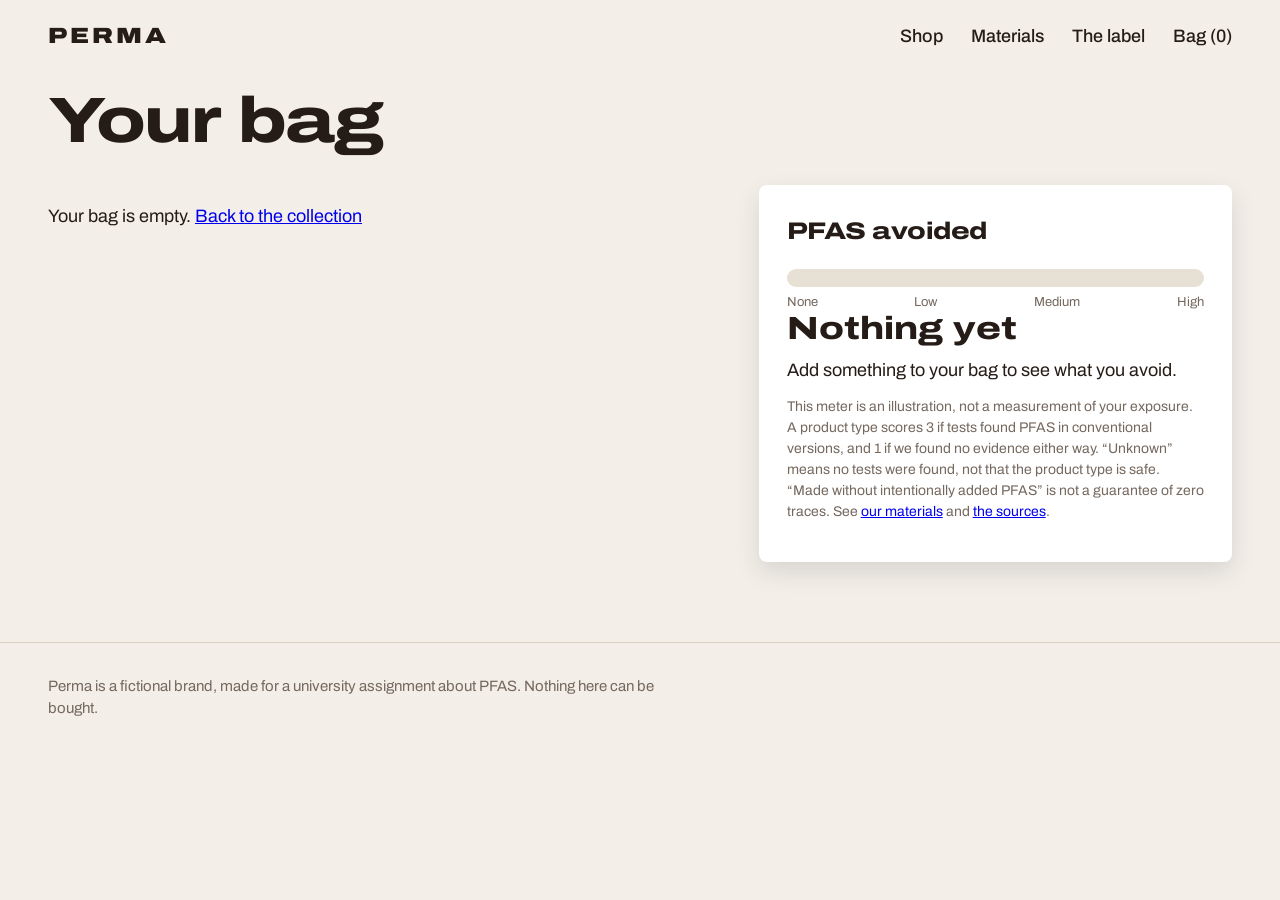
<file: docs/bag.html>
<!doctype html>
<html lang="en">
<head>
  <meta charset="utf-8">
  <meta name="viewport" content="width=device-width, initial-scale=1">
  <title>Your bag - Perma</title>
  <link href="https://fonts.googleapis.com/css2?family=Archivo:wdth,wght@62..125,100..900&display=swap" rel="stylesheet">
  <link rel="stylesheet" href="css/style.css">
  <link rel="stylesheet" href="css/avoid.css">
</head>
<body>

<header>
  <a class="logo" href="index.html">PERMA</a>
  <nav>
    <a href="index.html#collection">Shop</a>
    <a href="materials.html">Materials</a>
    <a href="learn.html">The label</a>
    <a href="bag.html" aria-current="page">Bag (<span data-bag-count>0</span>)</a>
  </nav>
</header>

<main class="bag-page">
  <h1>Your bag</h1>
  <div class="bag-layout">
    <div id="lines"></div>
    <aside id="meter" class="meter-card"></aside>
  </div>
</main>

<footer>
  <p>Perma is a fictional brand, made for a university assignment about PFAS. Nothing here can be bought.</p>
</footer>

<script src="js/art.js"></script>
<script src="js/bag.js"></script>
<script src="js/avoid.js"></script>
<script>
  const MAX = 12;
  let products = [];

  function levelFor(score) {
    if (score === 0) {
      return { key: 'none', name: 'Nothing yet',
        text: 'Add something to your bag to see what you avoid.' };
    }
    if (score <= 3) {
      return { key: 'low', name: 'Low',
        text: 'You avoid a few product types where PFAS are common or still unknown. Everything in your bag is made without intentionally added PFAS, so those finishes stay out of your wardrobe and your washing machine.' };
    }
    if (score <= 8) {
      return { key: 'medium', name: 'Medium',
        text: 'Several items in your bag are product types where tests found PFAS. Finishes like these wear off in the wash, and wastewater plants can’t break PFAS down, so they end up in rivers, seas and groundwater. Yours won’t add to that.' };
    }
    return { key: 'high', name: 'High',
      text: 'Most of your bag is product types where PFAS are common. That is a lot of finish that never enters your wardrobe, your washing machine or the wastewater. PFAS have been found in drinking water sources, wildlife and people’s blood worldwide, and some are linked to health effects. The worry is the build-up across many products and many people.' };
  }

  function render() {
    const items = Bag.read();
    const lines = document.getElementById('lines');
    const meter = document.getElementById('meter');

    let total = 0;
    let score = 0;
    const evidence = { strong: 0, moderate: 0, weak: 0 };

    if (items.length === 0) {
      lines.innerHTML = '<p>Your bag is empty. <a href="index.html#collection">Back to the collection</a></p>';
    } else {
      lines.innerHTML = items.map((it, i) => {
        const p = products.find(x => x.id === it.id);
        if (!p) return '';

        const color = p.colors?.find(c => c.id === it.colorId) || p.colors?.[0];
        const image = color?.image || p.views?.[0]?.image;
        const a = avoidFor(p.id);

        total += p.price;
        score += LEVELS[a.level].points;
        evidence[a.evidence]++;

        return `
          <article class="line">
            <div class="thumb">${garment(p.id, image)}</div>
            <div class="line-info">
              <h3>${p.name}</h3>
              <p class="category">${p.category}${color ? ' · ' + color.name : ''}</p>
              <p class="avoid-line"><strong>You avoid:</strong> ${a.avoid}</p>
              <p class="avoid-line"><span class="chip ${a.level}">Level: ${LEVELS[a.level].name}</span> ${evBadge(a)}</p>
              <div class="line-actions">
                <button type="button" class="link" data-act="remove" data-i="${i}">Remove</button>
              </div>
            </div>
            <p class="price">€${p.price}</p>
          </article>`;
      }).join('') + `<div class="total"><span>Total</span><span>€${total}</span></div>`;
    }

    const lv = levelFor(score);
    const pct = Math.min(score / MAX, 1) * 100;

    meter.innerHTML = `
      <h2>PFAS avoided</h2>
      <div class="gauge" data-level="${lv.key}"><div class="gauge-fill"></div></div>
      <div class="gauge-scale"><span>None</span><span>Low</span><span>Medium</span><span>High</span></div>
      <p class="level">${lv.name}</p>
      <p>${lv.text}</p>
      ${items.length ? `<p class="evidence-count">Evidence behind this score: ${evidence.strong} strong, ${evidence.moderate} moderate, ${evidence.weak} weak.</p>` : ''}
      <p class="fine">This meter is an illustration, not a measurement of your exposure. A product type scores 3 if tests found PFAS in conventional versions, and 1 if we found no evidence either way. “Unknown” means no tests were found, not that the product type is safe. “${CLAIM}” is not a guarantee of zero traces. See <a href="materials.html">our materials</a> and <a href="learn.html#sources">the sources</a>.</p>
    `;

    requestAnimationFrame(() => requestAnimationFrame(() => {
      meter.querySelector('.gauge-fill').style.width = pct + '%';
    }));
  }

  document.getElementById('lines').addEventListener('click', e => {
    const b = e.target.closest('button[data-act]');
    if (!b) return;
    if (b.dataset.act === 'remove') Bag.remove(Number(b.dataset.i));
    updateBagCount();
    render();
  });

  fetch('products.json')
          .then(r => r.json())
          .then(data => { products = data; render(); });
</script>

</body>
</html>
</file>
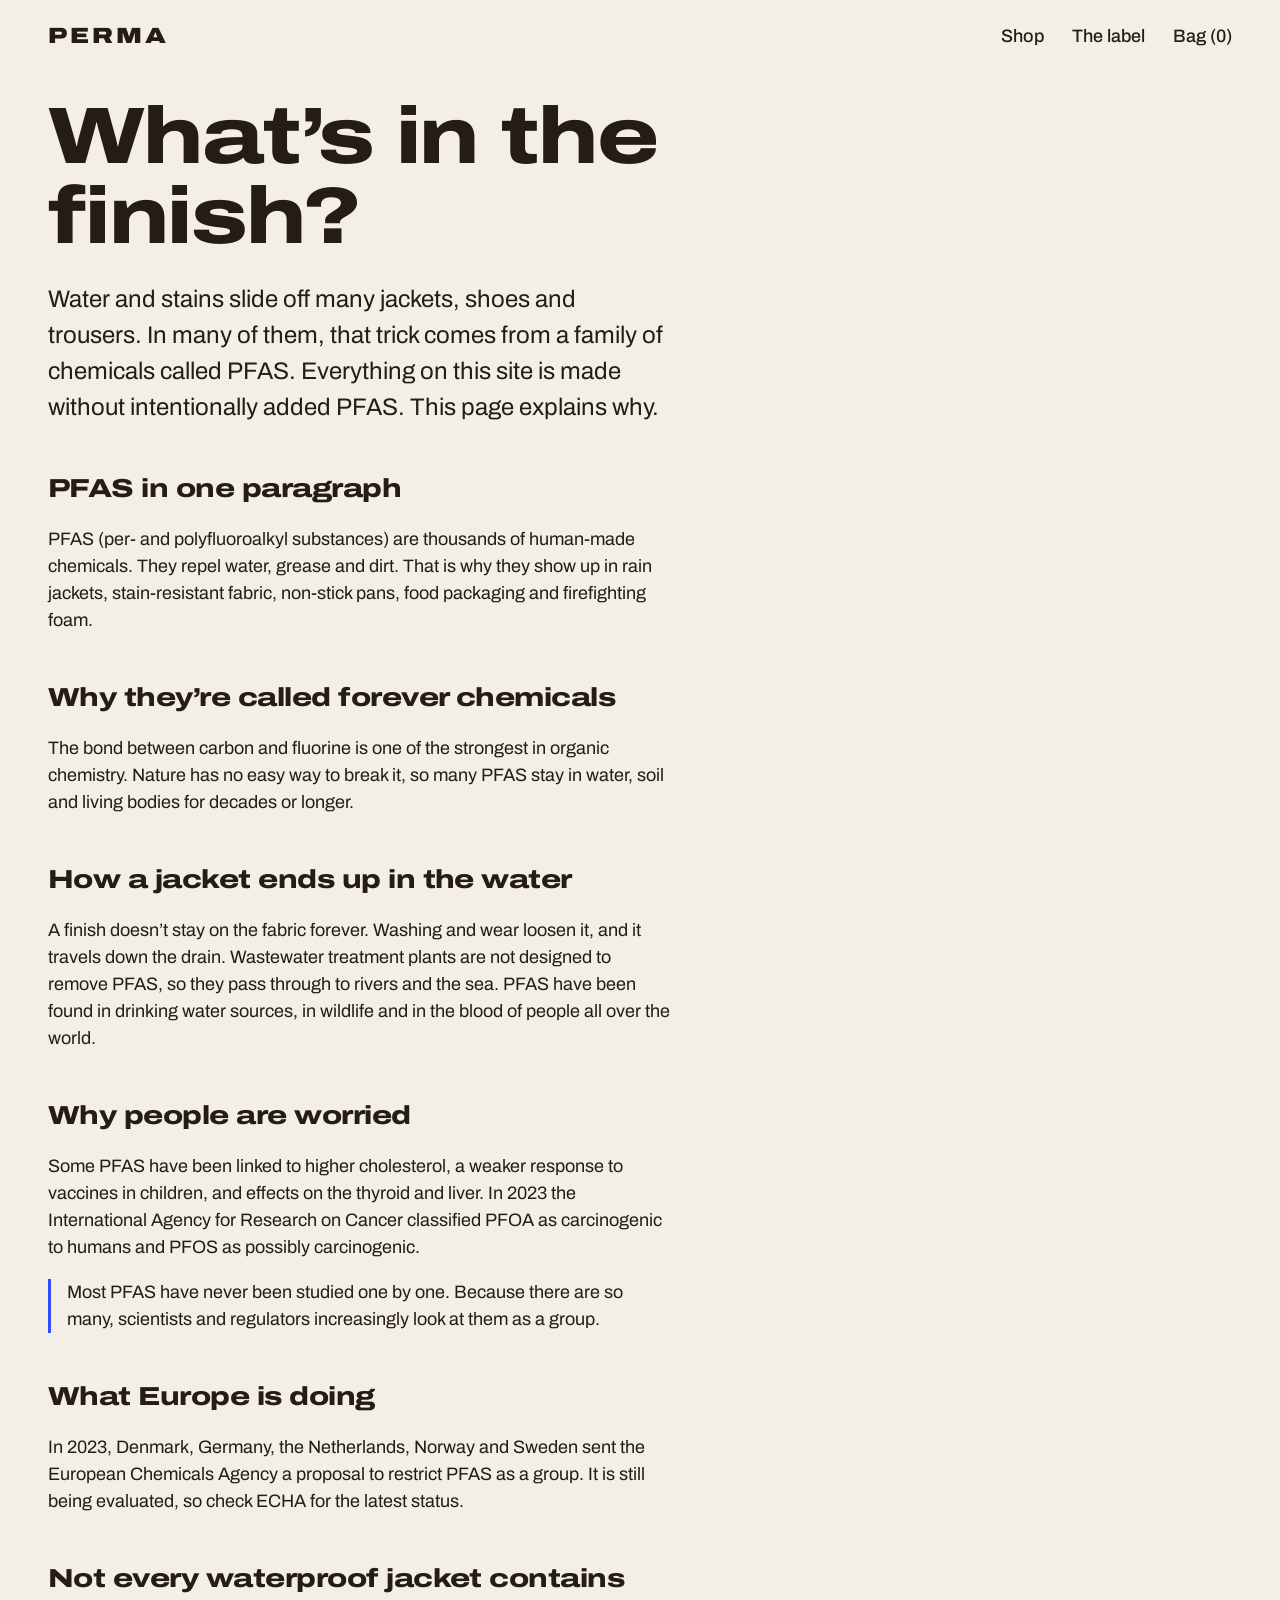
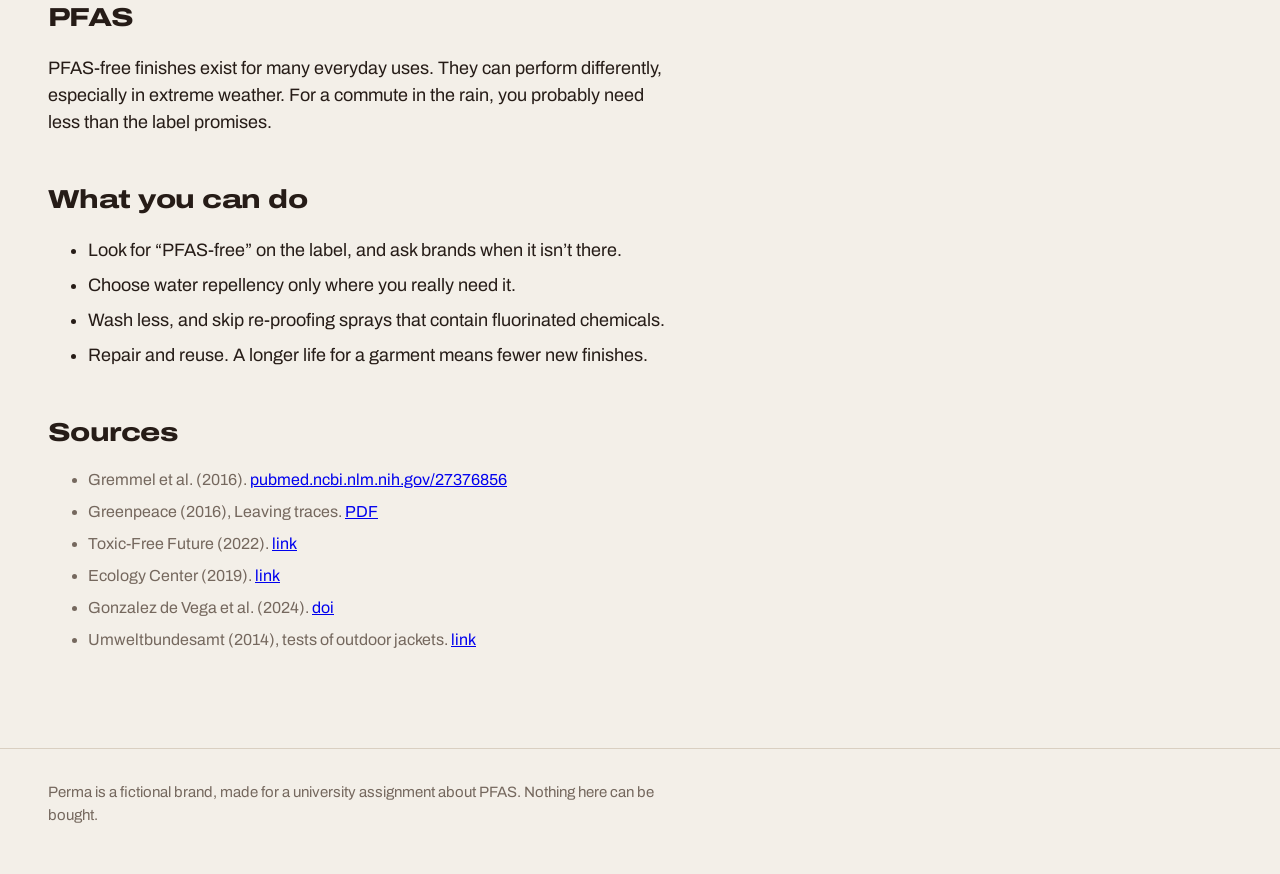
<file: docs/learn.html>
<!doctype html>
<html lang="en">
<head>
    <meta charset="utf-8">
    <meta name="viewport" content="width=device-width, initial-scale=1">
    <title>The label - Perma</title>
    <link href="https://fonts.googleapis.com/css2?family=Archivo:wdth,wght@62..125,100..900&display=swap" rel="stylesheet">
    <link rel="stylesheet" href="css/style.css">
</head>
<body>

<header>
    <a class="logo" href="index.html">PERMA</a>
    <nav>
        <a href="index.html#collection">Shop</a>
        <a href="learn.html">The label</a>
        <a href="bag.html">Bag (<span data-bag-count>0</span>)</a>
    </nav>
</header>

<main class="prose">
    <h1>What’s in the finish?</h1>
    <p class="intro">Water and stains slide off many jackets, shoes and trousers. In many of them, that trick comes from a family of chemicals called PFAS. Everything on this site is made without intentionally added PFAS. This page explains why.</p>

    <h2>PFAS in one paragraph</h2>
    <p>PFAS (per- and polyfluoroalkyl substances) are thousands of human-made chemicals. They repel water, grease and dirt. That is why they show up in rain jackets, stain-resistant fabric, non-stick pans, food packaging and firefighting foam.</p>

    <h2>Why they’re called forever chemicals</h2>
    <p>The bond between carbon and fluorine is one of the strongest in organic chemistry. Nature has no easy way to break it, so many PFAS stay in water, soil and living bodies for decades or longer.</p>

    <h2>How a jacket ends up in the water</h2>
    <p>A finish doesn’t stay on the fabric forever. Washing and wear loosen it, and it travels down the drain. Wastewater treatment plants are not designed to remove PFAS, so they pass through to rivers and the sea. PFAS have been found in drinking water sources, in wildlife and in the blood of people all over the world.</p>

    <h2>Why people are worried</h2>
    <p>Some PFAS have been linked to higher cholesterol, a weaker response to vaccines in children, and effects on the thyroid and liver. In 2023 the International Agency for Research on Cancer classified PFOA as carcinogenic to humans and PFOS as possibly carcinogenic.</p>
    <p class="note">Most PFAS have never been studied one by one. Because there are so many, scientists and regulators increasingly look at them as a group.</p>

    <h2>What Europe is doing</h2>
    <p>In 2023, Denmark, Germany, the Netherlands, Norway and Sweden sent the European Chemicals Agency a proposal to restrict PFAS as a group. It is still being evaluated, so check ECHA for the latest status.</p>

    <h2>Not every waterproof jacket contains PFAS</h2>
    <p>PFAS-free finishes exist for many everyday uses. They can perform differently, especially in extreme weather. For a commute in the rain, you probably need less than the label promises.</p>

    <h2>What you can do</h2>
    <ul>
        <li>Look for “PFAS-free” on the label, and ask brands when it isn’t there.</li>
        <li>Choose water repellency only where you really need it.</li>
        <li>Wash less, and skip re-proofing sprays that contain fluorinated chemicals.</li>
        <li>Repair and reuse. A longer life for a garment means fewer new finishes.</li>
    </ul>

    <h2>Sources</h2>
    <ul class="sources">
        <li>Gremmel et al. (2016). <a href="https://pubmed.ncbi.nlm.nih.gov/27376856/">pubmed.ncbi.nlm.nih.gov/27376856</a></li>
        <li>Greenpeace (2016), Leaving traces. <a href="https://www.greenpeace.org/static/planet4-international-stateless/2016/01/5db6f1ce-leaving-traces-technical-report.pdf">PDF</a></li>
        <li>Toxic-Free Future (2022). <a href="https://toxicfreefuture.org/research/pfas-in-stain-water-resistant-products-study/results/">link</a></li>
        <li>Ecology Center (2019). <a href="https://ecocenter.org/our-work/healthy-stuff-lab/reports/wolverine-worldwide-shoes-pfas-results">link</a></li>
        <li>Gonzalez de Vega et al. (2024). <a href="https://doi.org/10.1016/j.aca.2024.342754">doi</a></li>
        <li>Umweltbundesamt (2014), tests of outdoor jackets. <a href="https://www.umweltbundesamt.de/en/press/pressinformation/uba-tests-outdoor-jackets-weather-proofing-is">link</a></li>
    </ul>
</main>

<footer>
    <p>Perma is a fictional brand, made for a university assignment about PFAS. Nothing here can be bought.</p>
</footer>
<script src="js/bag.js"></script>
</body>
</html>
</file>
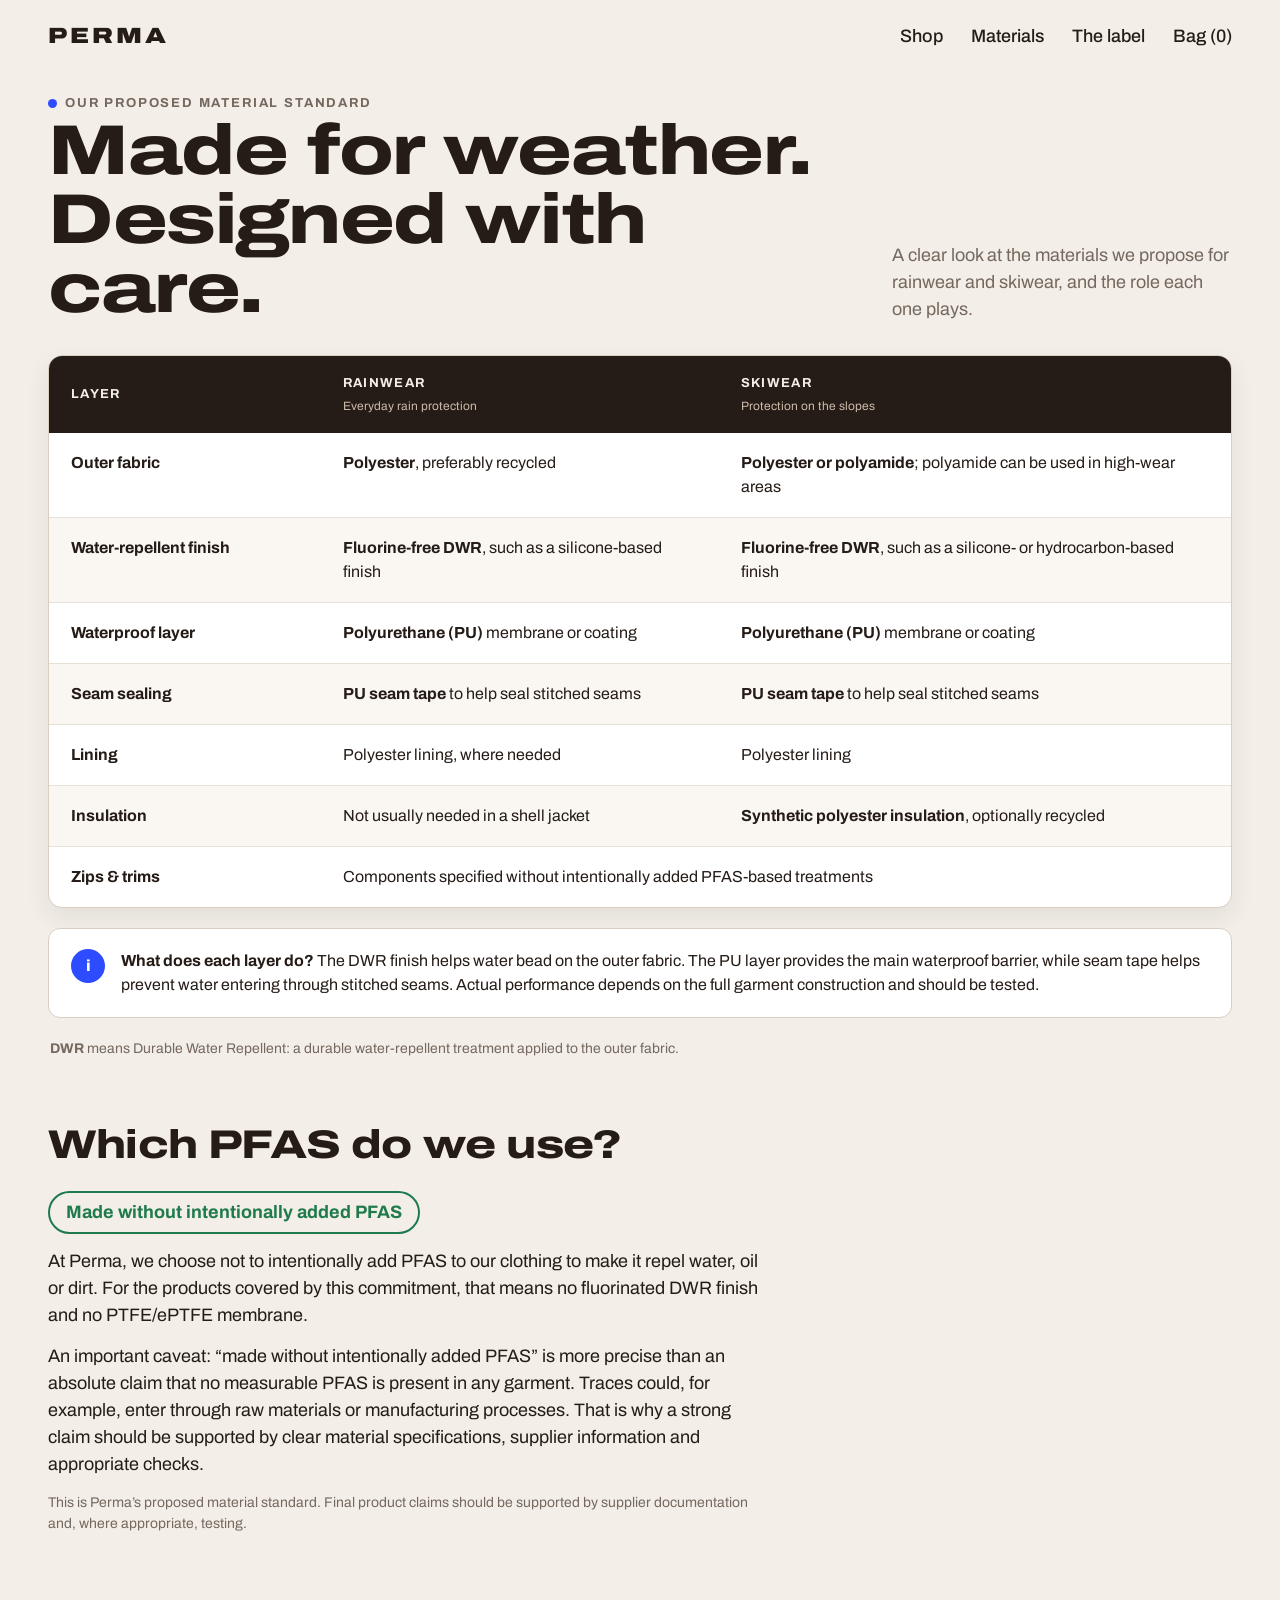
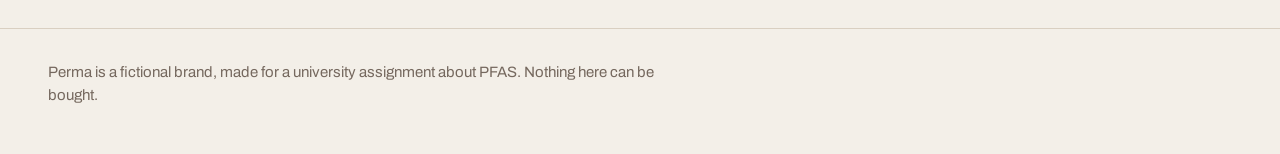
<file: docs/materials.html>
<!doctype html>
<html lang="en">
<head>
  <meta charset="utf-8">
  <meta name="viewport" content="width=device-width, initial-scale=1">
  <title>Our materials - Perma</title>
  <link href="https://fonts.googleapis.com/css2?family=Archivo:wdth,wght@62..125,100..900&display=swap" rel="stylesheet">
  <link rel="stylesheet" href="css/style.css">
  <link rel="stylesheet" href="css/avoid.css">
</head>
<body>

<header>
  <a class="logo" href="index.html">PERMA</a>
  <nav>
    <a href="index.html#collection">Shop</a>
    <a href="materials.html" aria-current="page">Materials</a>
    <a href="learn.html">The label</a>
    <a href="bag.html">Bag (<span data-bag-count>0</span>)</a>
  </nav>
</header>

<main class="materials" aria-labelledby="materials-title">

  <div class="mat-intro">
    <div>
      <p class="eyebrow">Our proposed material standard</p>
      <h1 id="materials-title">Made for weather.<br>Designed with care.</h1>
    </div>
    <p>A clear look at the materials we propose for rainwear and skiwear, and the role each one plays.</p>
  </div>

  <div class="mat-card">
    <div class="mat-scroll" role="region" aria-label="Perma rainwear and skiwear materials table" tabindex="0">
      <table>
        <thead>
        <tr>
          <th scope="col">Layer</th>
          <th scope="col">Rainwear<span class="season">Everyday rain protection</span></th>
          <th scope="col">Skiwear<span class="season">Protection on the slopes</span></th>
        </tr>
        </thead>
        <tbody>
        <tr>
          <th scope="row">Outer fabric</th>
          <td><span class="hl">Polyester</span>, preferably recycled</td>
          <td><span class="hl">Polyester or polyamide</span>; polyamide can be used in high-wear areas</td>
        </tr>
        <tr>
          <th scope="row">Water-repellent finish</th>
          <td><span class="hl">Fluorine-free DWR</span>, such as a silicone-based finish</td>
          <td><span class="hl">Fluorine-free DWR</span>, such as a silicone- or hydrocarbon-based finish</td>
        </tr>
        <tr>
          <th scope="row">Waterproof layer</th>
          <td><span class="hl">Polyurethane (PU)</span> membrane or coating</td>
          <td><span class="hl">Polyurethane (PU)</span> membrane or coating</td>
        </tr>
        <tr>
          <th scope="row">Seam sealing</th>
          <td><span class="hl">PU seam tape</span> to help seal stitched seams</td>
          <td><span class="hl">PU seam tape</span> to help seal stitched seams</td>
        </tr>
        <tr>
          <th scope="row">Lining</th>
          <td>Polyester lining, where needed</td>
          <td>Polyester lining</td>
        </tr>
        <tr>
          <th scope="row">Insulation</th>
          <td>Not usually needed in a shell jacket</td>
          <td><span class="hl">Synthetic polyester insulation</span>, optionally recycled</td>
        </tr>
        <tr>
          <th scope="row">Zips &amp; trims</th>
          <td colspan="2">Components specified without intentionally added PFAS-based treatments</td>
        </tr>
        </tbody>
      </table>
    </div>
  </div>

  <div class="mat-note">
    <div class="mat-icon" aria-hidden="true">i</div>
    <p><strong>What does each layer do?</strong> The DWR finish helps water bead on the outer fabric. The PU layer provides the main waterproof barrier, while seam tape helps prevent water entering through stitched seams. Actual performance depends on the full garment construction and should be tested.</p>
  </div>

  <p class="mat-foot">
    <strong>DWR</strong> means Durable Water Repellent: a durable water-repellent treatment applied to the outer fabric.
  </p>

  <section class="mat-claim" aria-labelledby="claim-title">
    <h2 id="claim-title">Which PFAS do we use?</h2>
    <p><span class="badge-big">Made without intentionally added PFAS</span></p>
    <p>At Perma, we choose not to intentionally add PFAS to our clothing to make it repel water, oil or dirt. For the products covered by this commitment, that means no fluorinated DWR finish and no PTFE/ePTFE membrane.</p>
    <p>An important caveat: “made without intentionally added PFAS” is more precise than an absolute claim that no measurable PFAS is present in any garment. Traces could, for example, enter through raw materials or manufacturing processes. That is why a strong claim should be supported by clear material specifications, supplier information and appropriate checks.</p>
    <p class="mat-foot">This is Perma’s proposed material standard. Final product claims should be supported by supplier documentation and, where appropriate, testing.</p>
  </section>

</main>

<footer>
  <p>Perma is a fictional brand, made for a university assignment about PFAS. Nothing here can be bought.</p>
</footer>

<script src="js/bag.js"></script>
</body>
</html>
</file>
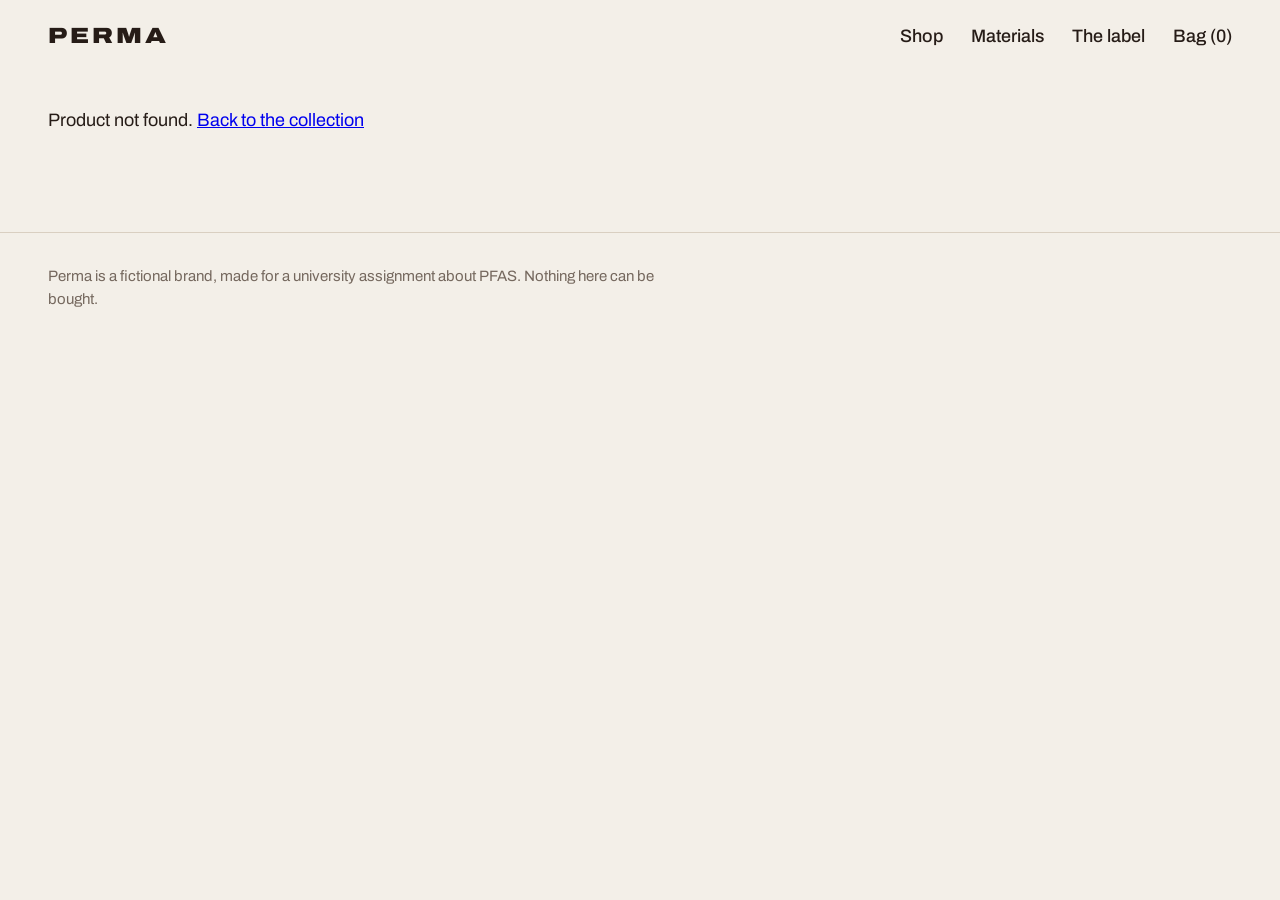
<file: docs/product.html>
<!doctype html>
<html lang="en">
<head>
    <meta charset="utf-8">
    <meta name="viewport" content="width=device-width, initial-scale=1">
    <title>Product - Perma</title>
    <link href="https://fonts.googleapis.com/css2?family=Archivo:wdth,wght@62..125,100..900&display=swap" rel="stylesheet">
    <link rel="stylesheet" href="css/style.css">
    <link rel="stylesheet" href="css/avoid.css">
</head>
<body>

<header>
    <a class="logo" href="index.html">PERMA</a>
    <nav>
        <a href="index.html#collection">Shop</a>
        <a href="materials.html">Materials</a>
        <a href="learn.html">The label</a>
        <a href="bag.html">Bag (<span data-bag-count>0</span>)</a>
    </nav>
</header>

<main id="product" class="product">
    <p>Loading...</p>
</main>

<footer>
    <p>Perma is a fictional brand, made for a university assignment about PFAS. Nothing here can be bought.</p>
</footer>

<script src="js/art.js"></script>
<script src="js/bag.js"></script>
<script src="js/avoid.js"></script>
<script>
    const id = new URLSearchParams(location.search).get('id');
    const root = document.getElementById('product');

    fetch('products.json')
        .then(r => r.json())
        .then(products => {

            const p = products.find(x => x.id === id);

            if (!p) {
                root.innerHTML = '<p>Product not found. <a href="index.html#collection">Back to the collection</a></p>';
                return;
            }

            document.title = p.name + ' - Perma';

            if (p.collection === 'alpine') {
                document.body.classList.add('alpine');
            }

            const colors = p.colors || [];
            const views = p.views || [];
            let selectedColor = colors.length > 0 ? colors[0] : null;
            const firstImage = selectedColor?.image || views[0]?.image || null;
            const a = avoidFor(p.id);

            root.innerHTML = `
                <div class="stage-col">
                    <div class="stage">
                        ${garment(p.id, firstImage)}
                    </div>

                    ${views.length > 1 ? `
                        <div class="views">
                            ${views.map((v, i) => `
                                <button type="button"
                                        class="view-thumb ${i === 0 ? 'selected' : ''}"
                                        data-image="${v.image}"
                                        aria-label="${v.name}"
                                        title="${v.name}">
                                    <img src="${v.image}" alt="${v.name} view">
                                </button>
                            `).join('')}
                        </div>
                    ` : ''}
                </div>

                <div class="info">

                    <a class="crumb" href="index.html#collection">Back to the collection</a>

                    <h1>${p.name}</h1>

                    <p class="price">€${p.price}</p>

                    <p>${p.description}</p>

                    ${colors.length > 0 ? `
                        <div class="color-section">
                            <h3>Color</h3>
                            <div class="color-options">
                                ${colors.map(color => `
                                    <button type="button"
                                        class="color-option ${color.id === selectedColor.id ? 'selected' : ''}"
                                        data-color="${color.id}"
                                        style="--color: ${color.hex}"
                                        aria-label="${color.name}"
                                        title="${color.name}">
                                    </button>
                                `).join('')}
                            </div>
                            <p id="selected-color">${selectedColor.name}</p>
                        </div>
                    ` : ''}

                    <button class="add" type="button">Add to bag</button>

                    <h2>The label</h2>

                    <div class="tag">
                        ${labelInner(p)}
                    </div>

                    <h2>Why you avoid it</h2>

                    <div class="evidence">
                        <div class="meta-line">
                            <span class="chip ${a.level}">Level: ${LEVELS[a.level].name}</span>
                            ${evBadge(a)}
                        </div>
                        <p>${a.avoid}</p>
                        ${a.amount ? `<p><strong>Measured:</strong> ${a.amount}</p>` : ''}
                        <p class="small"><strong>Basis:</strong> ${a.basis}</p>
                        <p class="small">Level shows how often PFAS were found in conventional versions of this product. “Unknown” means we found no tests, not that it is safe. See <a href="learn.html#sources">the sources</a> and <a href="materials.html">our materials</a>.</p>
                    </div>

                </div>
            `;

            // Kleur kiezen
            root.querySelectorAll('.color-option').forEach(button => {
                button.addEventListener('click', () => {
                    selectedColor = colors.find(c => c.id === button.dataset.color);

                    const photo = root.querySelector('.stage img');
                    if (photo) photo.src = selectedColor.image;

                    root.querySelectorAll('.color-option').forEach(b => b.classList.remove('selected'));
                    button.classList.add('selected');
                    root.querySelector('#selected-color').textContent = selectedColor.name;
                });
            });

            // Voorkant / achterkant kiezen
            root.querySelectorAll('.view-thumb').forEach(button => {
                button.addEventListener('click', () => {
                    const photo = root.querySelector('.stage img');
                    if (photo) photo.src = button.dataset.image;

                    root.querySelectorAll('.view-thumb').forEach(b => b.classList.remove('selected'));
                    button.classList.add('selected');
                });
            });

            // Toevoegen aan tas
            root.querySelector('.add').addEventListener('click', () => {
                Bag.add(p.id, selectedColor?.id);
                updateBagCount();
                toast('Added to your bag');
            });
        });
</script>

</body>
</html>
</file>
<file: docs/css/style.css>
:root {
    --rain: #E8EDEF;
    --panel: #DAE2E6;
    --sea: #0E1C28;
    --soft: #4A5B68;
    --bead: #2D4BFF;
}

* { box-sizing: border-box; }

body {
    margin: 0;
    background: var(--rain);
    color: var(--sea);
    font-family: 'Archivo', system-ui, sans-serif;
    font-size: 18px;
    line-height: 1.5;
}

header {
    display: flex;
    justify-content: space-between;
    align-items: center;
    padding: 20px 48px;
}

.logo {
    font-weight: 900;
    letter-spacing: 0.14em;
    font-size: 22px;
}

.hero {
    padding: 64px 48px;
}

.hero h1 {
    font-size: clamp(48px, 10vw, 140px);
    line-height: 0.95;
    font-weight: 800;
    letter-spacing: -0.02em;
    margin: 0 0 16px;
}

.hero p {
    font-size: 28px;
    font-weight: 300;
    margin: 0;
}

.shop {
    padding: 32px 48px 80px;
}

.shop h2 {
    font-size: 40px;
    margin: 0 0 32px;
}

.grid {
    display: grid;
    grid-template-columns: repeat(auto-fill, minmax(240px, 1fr));
    gap: 32px 24px;
}

.card .picture {
    background: var(--panel);
    aspect-ratio: 4 / 5;
    border-radius: 6px;
}

.card h3 {
    margin: 16px 0 0;
    font-size: 20px;
}

.card .category {
    color: var(--soft);
    margin: 0;
    font-size: 16px;
}

.card .price {
    font-weight: 600;
    margin: 4px 0 0;
}

.card .picture {
    position: relative;
    overflow: hidden;
}

.label {
    display: none;
    position: absolute;
    inset: 10px;
    background: #fff;
    border-radius: 4px;
    padding: 16px 14px;
    font-size: 13px;
    line-height: 1.35;
    overflow: auto;
    box-shadow: 0 6px 16px rgba(14, 28, 40, 0.15);
}

.card.flipped .label {
    display: block;
}

.label-title {
    margin: 0 0 8px;
    text-align: center;
    font-weight: 700;
}

.label dt {
    font-weight: 700;
    color: var(--soft);
    margin-top: 8px;
}

.label dd {
    margin: 0;
}

.chip {
    background: #D6264F;
    color: #fff;
    padding: 0 6px;
    border-radius: 3px;
    font-size: 11px;
    margin-left: 4px;
}

.flip {
    margin-top: 12px;
    font: inherit;
    font-weight: 600;
    padding: 8px 16px;
    border-radius: 999px;
    border: 2px solid var(--sea);
    background: transparent;
    color: var(--sea);
    cursor: pointer;
}

.flip:hover {
    background: var(--sea);
    color: var(--rain);
}

.picture svg {
    position: absolute;
    inset: 12%;
    width: 76%;
    height: 76%;
}

.logo {
    color: inherit;
    text-decoration: none;
}

nav {
    display: flex;
    gap: 28px;
}

nav a {
    color: inherit;
    text-decoration: none;
    font-weight: 500;
}

nav a:hover {
    color: var(--bead);
}

.prose {
    max-width: 720px;
    padding: 24px 48px 80px;
}

.prose h1 {
    font-size: clamp(40px, 7vw, 80px);
    font-weight: 800;
    line-height: 1;
    letter-spacing: -0.02em;
    margin: 0 0 24px;
}

.prose .intro {
    font-size: 24px;
    margin-bottom: 40px;
}

.prose h2 {
    font-size: 26px;
    margin: 44px 0 8px;
}

.prose li {
    margin-bottom: 8px;
}

.note {
    border-left: 3px solid var(--bead);
    padding-left: 16px;
}

.sources {
    font-size: 16px;
    color: var(--soft);
}

footer {
    padding: 32px 48px 48px;
    border-top: 1px solid #B9C5CC;
    color: var(--soft);
    font-size: 15px;
}

footer p {
    margin: 0;
    max-width: 640px;
}

.card h3 a {
    color: inherit;
    text-decoration: none;
}

.card h3 a:hover {
    color: var(--bead);
}

.product {
    display: grid;
    grid-template-columns: 1fr 1fr;
    gap: 48px;
    padding: 16px 48px 80px;
}

.stage {
    position: sticky;
    top: 24px;
    align-self: start;
    background: var(--panel);
    border-radius: 6px;
    aspect-ratio: 4 / 5;
    display: grid;
    place-items: center;
    padding: 12%;
}

.stage svg {
    width: 100%;
    height: 100%;
}

.crumb {
    display: inline-block;
    margin-bottom: 24px;
    color: var(--soft);
}

.info h1 {
    font-size: clamp(36px, 5vw, 64px);
    font-weight: 800;
    line-height: 1;
    letter-spacing: -0.02em;
    margin: 0 0 12px;
}

.info .price {
    font-size: 24px;
    font-weight: 500;
    margin: 0 0 16px;
}

.info h2 {
    font-size: 26px;
    margin: 40px 0 16px;
}

.tag {
    background: #fff;
    border-radius: 4px;
    padding: 20px 20px;
    max-width: 480px;
    box-shadow: 0 6px 16px rgba(14, 28, 40, 0.15);
}

.tag .label-title {
    margin: 0 0 8px;
    text-align: center;
    font-weight: 700;
}

.tag dt {
    font-weight: 700;
    color: var(--soft);
    margin-top: 12px;
}

.tag dd {
    margin: 0;
}

.alt {
    max-width: 480px;
    border: 2px solid var(--bead);
    border-radius: 6px;
    padding: 20px;
}

.alt h3 {
    margin: 0 0 8px;
    font-size: 20px;
}

.alt p {
    margin: 0;
}

@media (max-width: 800px) {
    .product {
        grid-template-columns: 1fr;
        padding: 16px 24px 64px;
    }

    .stage {
        position: relative;
    }
}
:root {
    --ice: #9FD3FF;
}

.ridge {
    display: block;
    width: 100%;
    height: 90px;
    margin-bottom: -1px;
}

.drop {
    background: var(--sea);
    color: var(--rain);
    --panel: #1B3142;
    --soft: #9FB3C2;
    padding-top: 24px;
}

.drop-tag {
    display: inline-block;
    margin: 0 0 12px;
    padding: 2px 12px;
    border: 1.5px solid var(--ice);
    border-radius: 999px;
    color: var(--ice);
    font-size: 14px;
    font-weight: 600;
    letter-spacing: 0.08em;
}

.drop-lede {
    margin: -16px 0 32px;
    font-size: 22px;
    font-weight: 300;
    color: var(--ice);
}

.drop .label {
    color: var(--sea);
    --soft: #4A5B68;
}

.drop .card h3 a:hover {
    color: var(--ice);
}

.drop .flip {
    border-color: var(--ice);
    color: var(--ice);
}

.drop .flip:hover {
    background: var(--ice);
    color: var(--sea);
}

/* Productpagina van een alpine-product */
body.alpine {
    background: var(--sea);
    color: var(--rain);
    --panel: #1B3142;
    --soft: #9FB3C2;
}

body.alpine nav a:hover {
    color: var(--ice);
}

body.alpine .tag {
    color: var(--sea);
    --soft: #4A5B68;
}

body.alpine .alt {
    border-color: var(--ice);
}

.photo {
    position: absolute;
    inset: 0;
    width: 100%;
    height: 100%;
    object-fit: cover;
    border-radius: 6px;
}

.stage {
    overflow: hidden;}

/* ---------- Typografie ---------- */
h1, h2, h3 {
    font-stretch: 125%;
    font-weight: 800;
    letter-spacing: -0.02em;
}

.logo { font-stretch: 125%; }
.hero h1 { font-size: clamp(48px, 10.5vw, 150px); }
.hero p { font-stretch: 100%; }
.card h3, .alt h3 { font-stretch: 112%; }
.label, .tag { font-stretch: 75%; }

/* ---------- Waterdruppels ---------- */
.hero {
    position: relative;
    overflow: hidden;
}

.beads {
    position: absolute;
    inset: 0;
    pointer-events: none;
}

.bead {
    position: absolute;
    left: var(--x);
    top: var(--y);
    width: var(--s);
    aspect-ratio: 1;
    border-radius: 50% 50% 48% 52% / 54% 54% 46% 46%;
    background:
            radial-gradient(circle at 50% 50%,
            rgba(255, 255, 255, 0) 52%,
            rgba(14, 28, 40, .10) 78%,
            rgba(14, 28, 40, .28) 100%),
            radial-gradient(ellipse at 50% 108%,
            rgba(255, 255, 255, .75) 0%,
            rgba(255, 255, 255, 0) 55%),
            rgba(150, 185, 255, .10);
    box-shadow:
            inset 0 0 0 1px rgba(255, 255, 255, .35),
            inset 0 -4px 8px rgba(255, 255, 255, .25),
            inset 0 3px 6px rgba(14, 28, 40, .12),
            3px 8px 12px rgba(14, 28, 40, .18);
    -webkit-backdrop-filter: blur(.6px) saturate(1.3) brightness(1.04);
    backdrop-filter: blur(.6px) saturate(1.3) brightness(1.04);
    animation: settle 1.1s cubic-bezier(.3, 1.4, .5, 1) var(--d, 0s) both;
}

/* groot glanspunt, linksboven */
.bead::before {
    content: "";
    position: absolute;
    left: 18%;
    top: 12%;
    width: 34%;
    height: 22%;
    border-radius: 50%;
    background: rgba(255, 255, 255, .95);
    transform: rotate(-35deg);
    filter: blur(.4px);
}

/* klein glansje, rechtsonder */
.bead::after {
    content: "";
    position: absolute;
    right: 20%;
    bottom: 16%;
    width: 10%;
    height: 10%;
    border-radius: 50%;
    background: rgba(255, 255, 255, .7);
}
@keyframes settle {
    from { transform: translateY(-70px) scale(.7); opacity: 0; }
    to   { transform: none; opacity: 1; }
}

/* ---------- Kaarten ---------- */
.card .picture {
    transition: transform .3s ease, box-shadow .3s ease;
}

.card:hover .picture {
    transform: translateY(-4px);
    box-shadow: 0 14px 28px rgba(14, 28, 40, .16);
}

.label {
    display: block;
    opacity: 0;
    visibility: hidden;
    transform: translateY(14px) rotate(-1deg);
    transition: opacity .3s ease, transform .4s cubic-bezier(.3, .8, .3, 1), visibility 0s .4s;
}

.card.flipped .label {
    opacity: 1;
    visibility: visible;
    transform: none;
    transition: opacity .3s ease, transform .4s cubic-bezier(.3, .8, .3, 1), visibility 0s;
}

/* ---------- Mobiel ---------- */
@media (max-width: 800px) {
    .hero { padding-bottom: 160px; }
    .beads { inset: auto 0 0 0; height: 140px; }
    .bead { scale: .5; transform-origin: top left; }
}

@media (prefers-reduced-motion: reduce) {
    .bead { animation: none; }
    .card .picture, .label { transition: none; }
}

/* ---------- Brede schermen ---------- */
:root {
    --side: max(48px, calc((100vw - 1400px) / 2));
}

header, .hero, .shop, footer, .product {
    padding-left: var(--side);
    padding-right: var(--side);
}

.prose {
    margin-left: max(0px, calc(var(--side) - 48px));
}

.grid {
    grid-template-columns: repeat(4, 1fr);
}

@media (min-width: 801px) {
    .beads { inset: 0 var(--side); }
}

@media (max-width: 1000px) {
    .grid { grid-template-columns: repeat(2, 1fr); }
}

@media (max-width: 800px) {
    :root { --side: 24px; }
}

@media (max-width: 520px) {
    .grid { grid-template-columns: 1fr; }
}

.hero p {
    font-size: clamp(22px, 3.4vw, 48px);
    font-weight: 300;
    margin: 12px 0 0;
}

.hero-actions {
    display: flex;
    flex-wrap: wrap;
    gap: 12px;
    margin-top: 40px;
}

.btn {
    display: inline-block;
    padding: 12px 24px;
    border-radius: 999px;
    border: 2px solid var(--sea);
    background: var(--sea);
    color: var(--rain);
    font-weight: 600;
    text-decoration: none;
    transition: background .2s, border-color .2s, color .2s;
}

.btn:hover {
    background: var(--bead);
    border-color: var(--bead);
}

.btn.ghost {
    background: transparent;
    color: var(--sea);
}

.btn.ghost:hover {
    background: var(--sea);
    border-color: var(--sea);
    color: var(--rain);
}

/* Kaarten komen zacht in beeld bij scrollen */
.js .card {
    opacity: 0;
    transform: translateY(28px);
    transition: opacity .6s ease, transform .6s ease;
}

.js .card.in {
    --i: 0;
    opacity: 1;
    transform: none;
    transition-delay: calc(var(--i, 0) * 90ms);
}

@media (prefers-reduced-motion: reduce) {
    .js .card { opacity: 1; transform: none; transition: none; }
}

/* ---------- Banner ---------- */
.banner {
    display: grid;
    grid-template-columns: 1fr 1fr;
    min-height: calc(100vh - 72px);
    min-height: calc(100svh - 72px);
}

.banner-text {
    position: relative;
    overflow: hidden;
    display: flex;
    flex-direction: column;
    justify-content: center;
    padding: 48px 48px 72px var(--side);
}

.banner-text h1 {
    font-size: clamp(44px, 6.4vw, 104px);
    line-height: .95;
    margin: 0 0 20px;
}

.banner-text p {
    font-size: clamp(22px, 2.6vw, 40px);
    font-weight: 300;
    font-stretch: 100%;
    margin: 0;
}

.banner .beads { inset: 0; }

.banner-photo {
    position: relative;
    min-height: 360px;
}

.banner-photo img {
    position: absolute;
    inset: 0;
    width: 100%;
    height: 100%;
    object-fit: cover;
    object-position: 50% 30%;
}

.scroll-cue {
    position: absolute;
    left: var(--side);
    bottom: 28px;
    color: var(--soft);
    text-decoration: none;
    font-size: 15px;
}

.scroll-cue:hover { color: var(--bead); }

@media (max-width: 800px) {
    .banner { grid-template-columns: 1fr; min-height: 0; }
    .banner-photo { order: -1; height: 62vh; min-height: 0; }
    .banner-text { padding: 32px 24px 72px; }
    .banner .beads { display: none; }
    .scroll-cue { left: 24px; bottom: 24px; }
}

/* ---------- Mandje-knop ---------- */
.actions {
    display: flex;
    flex-wrap: wrap;
    gap: 8px;
    margin-top: 12px;
}

.actions .flip { margin-top: 0; }

.add {
    font: inherit;
    font-weight: 600;
    padding: 8px 16px;
    border-radius: 999px;
    border: 2px solid var(--sea);
    background: var(--sea);
    color: var(--rain);
    cursor: pointer;
    transition: background .2s, border-color .2s;
}

.add:hover { background: var(--bead); border-color: var(--bead); }

.drop .add,
body.alpine .add {
    background: var(--ice);
    border-color: var(--ice);
    color: var(--sea);
}

.drop .add:hover { background: #fff; border-color: #fff; }

.info .add { margin-top: 8px; padding: 12px 24px; }

#toast {
    position: fixed;
    left: 50%;
    bottom: 24px;
    translate: -50% 150%;
    opacity: 0;
    visibility: hidden;
    background: var(--sea);
    color: var(--rain);
    padding: 12px 20px;
    border-radius: 999px;
    box-shadow: 0 0 0 1px rgba(255, 255, 255, .25), 0 8px 24px rgba(0, 0, 0, .25);
    transition: translate .3s, opacity .3s, visibility .3s;
    z-index: 10;
}

#toast.show { translate: -50% 0; opacity: 1; visibility: visible; }

/* ---------- Mandje-pagina ---------- */
.bag-page { padding: 16px var(--side) 80px; }

.bag-page h1 {
    font-size: clamp(36px, 5vw, 64px);
    line-height: 1;
    margin: 0 0 32px;
}

.bag-layout {
    display: grid;
    grid-template-columns: 1.4fr 1fr;
    gap: 48px;
    align-items: start;
}

.line {
    display: grid;
    grid-template-columns: 110px 1fr auto;
    gap: 20px;
    padding: 20px 0;
    border-top: 1px solid #B9C5CC;
}

.thumb {
    position: relative;
    background: var(--panel);
    border-radius: 6px;
    aspect-ratio: 4 / 5;
    display: grid;
    place-items: center;
    padding: 12%;
    overflow: hidden;
}

.thumb svg { width: 100%; height: 100%; }

.line h3 { margin: 0; font-size: 20px; }
.line .category { margin: 2px 0 8px; color: var(--soft); font-size: 15px; }
.line-info p { margin: 0 0 8px; font-size: 15px; }
.line .price { margin: 0; font-weight: 600; }

.line-actions { display: flex; gap: 16px; flex-wrap: wrap; }

.link {
    font: inherit;
    font-size: 15px;
    background: none;
    border: 0;
    padding: 0;
    color: var(--bead);
    text-decoration: underline;
    cursor: pointer;
}

.free-chip { background: #1F7A4D; }

.total {
    display: flex;
    justify-content: space-between;
    padding-top: 20px;
    border-top: 1px solid #B9C5CC;
    font-size: 20px;
    font-weight: 600;
}

/* ---------- PFAS-meter ---------- */
.meter-card {
    position: sticky;
    top: 24px;
    background: #fff;
    border-radius: 8px;
    padding: 28px;
    box-shadow: 0 10px 24px rgba(14, 28, 40, .12);
}

.meter-card h2 { font-size: 24px; margin: 0 0 20px; }

.gauge {
    height: 18px;
    border-radius: 999px;
    background: #DAE2E6;
    overflow: hidden;
}

.gauge-fill {
    height: 100%;
    width: 0;
    border-radius: 999px;
    background: var(--bead);
    transition: width .8s cubic-bezier(.3, .8, .3, 1), background .4s;
}

.gauge[data-level="medium"] .gauge-fill { background: #E08A1E; }
.gauge[data-level="high"] .gauge-fill { background: #D6264F; }

.gauge-scale {
    display: flex;
    justify-content: space-between;
    margin-top: 6px;
    font-size: 13px;
    color: var(--soft);
}

.level {
    font-size: 32px;
    font-stretch: 125%;
    font-weight: 800;
    line-height: 1;
    margin: 20px 0 8px;
}

.meter-card p { margin: 0 0 12px; }
.meter-card .fine { font-size: 14px; color: var(--soft); }

@media (max-width: 800px) {
    .bag-layout { grid-template-columns: 1fr; }
    .meter-card { position: static; }
    .line { grid-template-columns: 80px 1fr; }
    .line .price { grid-column: 2; }
}

/* ---------- Productkleuren ---------- */

.color-section {
    margin-top: 28px;
}

.color-section h3 {
    font-size: 18px;
    margin: 0 0 12px;
}

.color-options {
    display: flex;
    gap: 12px;
    align-items: center;
}

.color-option {
    --color: #cccccc;
    width: 34px;
    height: 34px;
    border-radius: 50%;
    background: var(--color);
    border: 2px solid #fff;
    outline: 1px solid #B9C5CC;
    cursor: pointer;
    transition: outline .15s, transform .15s;
}

.color-option:hover {
    transform: scale(1.1);
}

.color-option.selected {
    outline: 2px solid var(--sea);
    outline-offset: 3px;
}

#selected-color {
    margin: 12px 0 0;
    font-size: 15px;
    color: var(--soft);
}

/* ---------- Warm palet: past bij de foto's ---------- */
:root {
    --rain: #F3EFE8;
    --panel: #E7E0D5;
    --sea: #261C17;
    --soft: #75685E;
    --ice: #BFDDF5;
}

.drop,
body.alpine {
    --panel: #3A2B24;
    --soft: #CDBBAA;
}

.drop .label,
body.alpine .tag {
    --soft: #75685E;
}

.ridge path { fill: var(--sea); }

footer,
.line,
.total { border-top-color: #D9CFC1; }

.banner { position: relative; overflow: hidden; }
.banner .beads { inset: 0; z-index: 2; }

.shop { padding-top: 96px; }
.grid { gap: 56px 28px; }

.card .picture { border-radius: 10px; overflow: hidden; }
.photo {
    border-radius: 0;
    transition: transform .8s cubic-bezier(.2, .7, .2, 1);
}
.card:hover .photo { transform: scale(1.05); }
.card h3 { font-size: 19px; }

.banner-text p {
    font-size: clamp(20px, 2vw, 32px);
    line-height: 1.3;
    max-width: 22em;
}
.gauge { background: #E7E0D5; }
.color-option { outline-color: #D9CFC1; }
</file>
<file: docs/css/avoid.css>
/* ---------- Label: wat je vermijdt ---------- */
.claim {
    margin: 0 0 6px;
    text-align: center;
    font-size: .92em;
    font-weight: 700;
    color: #1F7A4D;
}

.chip.high    { background: #D6264F; }
.chip.unknown { background: #75685E; }

.ev {
    display: inline-block;
    padding: 0 6px;
    border: 1px solid currentColor;
    border-radius: 3px;
    font-size: 11px;
    font-weight: 700;
}
.ev.strong   { color: #1F7A4D; }
.ev.moderate { color: #A86A0B; }
.ev.weak     { color: #75685E; }

/* ---------- Productpagina: bewijs ---------- */
.evidence {
    max-width: 480px;
    padding: 20px;
    border: 1px solid #D9CFC1;
    border-radius: 8px;
}
.evidence h3 { margin: 0 0 10px; font-size: 20px; }
.evidence p { margin: 0 0 10px; }
.evidence .meta-line { display: flex; flex-wrap: wrap; gap: 8px; align-items: center; margin-bottom: 12px; }
.evidence .small { font-size: 15px; color: var(--soft); margin: 0; }

body.alpine .evidence { border-color: rgba(255, 255, 255, .25); }
body.alpine .ev.strong   { color: #7FD6A5; }
body.alpine .ev.moderate { color: #F0B35A; }
body.alpine .ev.weak     { color: #CDBBAA; }
body.alpine .claim, .drop .claim { color: #1F7A4D; }

/* ---------- Foto-weergaven (voor- en achterkant) ---------- */
.stage-col { position: sticky; top: 24px; align-self: start; }
.stage-col .stage { position: relative; top: auto; }

.views { display: flex; gap: 12px; margin-top: 14px; }
.view-thumb {
    width: 72px;
    padding: 0;
    border: 2px solid transparent;
    border-radius: 8px;
    background: var(--panel);
    cursor: pointer;
    overflow: hidden;
    opacity: .75;
    transition: opacity .2s, border-color .2s;
}
.view-thumb img { display: block; width: 100%; aspect-ratio: 4 / 5; object-fit: cover; }
.view-thumb:hover { opacity: 1; }
.view-thumb.selected { opacity: 1; border-color: var(--sea); }
body.alpine .view-thumb.selected { border-color: var(--ice); }

.photo-back { opacity: 0; }
.card:hover .photo-back { opacity: 1; }
.card.flipped .photo-back { opacity: 0; }

@media (max-width: 800px) {
    .stage-col { position: static; }
}

/* ---------- Mandje: meter voor wat je vermijdt ---------- */
.meter-card .gauge[data-level] .gauge-fill { background: #1F7A4D; }
.avoid-line { margin: 0 0 8px; font-size: 15px; }
.evidence-count { font-size: 14px; color: var(--soft); }

/* ---------- Materialenpagina ---------- */
.materials { padding: 16px var(--side) 80px; }

.eyebrow {
    display: inline-flex;
    align-items: center;
    gap: 8px;
    margin: 0 0 14px;
    color: var(--soft);
    font-size: 13px;
    font-weight: 700;
    letter-spacing: .14em;
    text-transform: uppercase;
}
.eyebrow::before { content: ""; width: 9px; height: 9px; border-radius: 50%; background: var(--bead); }

.mat-intro {
    display: grid;
    grid-template-columns: minmax(0, 1fr) minmax(220px, 340px);
    align-items: end;
    gap: 32px;
    margin-bottom: 32px;
}
.mat-intro h1 { font-size: clamp(36px, 5.5vw, 76px); line-height: .98; margin: 0; }
.mat-intro p { margin: 0; color: var(--soft); }

.mat-card {
    overflow: hidden;
    border: 1px solid #D9CFC1;
    border-radius: 14px;
    background: #fff;
    box-shadow: 0 10px 24px rgba(38, 28, 23, .08);
}
.mat-scroll { overflow-x: auto; }
.mat-scroll table { width: 100%; min-width: 690px; border-collapse: collapse; text-align: left; }
.mat-scroll thead th {
    padding: 18px 22px;
    background: var(--sea);
    color: var(--rain);
    font-size: 13px;
    font-weight: 700;
    letter-spacing: .1em;
    text-transform: uppercase;
}
.mat-scroll thead th:first-child { width: 23%; }
.mat-scroll thead th .season {
    display: block;
    margin-top: 4px;
    color: #CDBBAA;
    font-size: 12px;
    font-weight: 400;
    letter-spacing: 0;
    text-transform: none;
}
.mat-scroll tbody th, .mat-scroll tbody td {
    padding: 18px 22px;
    border-bottom: 1px solid #E7E0D5;
    vertical-align: top;
    font-size: 16px;
    line-height: 1.5;
}
.mat-scroll tbody tr:last-child th, .mat-scroll tbody tr:last-child td { border-bottom: 0; }
.mat-scroll tbody tr:nth-child(even) { background: #FAF7F2; }
.mat-scroll tbody th { font-weight: 700; }
.mat-scroll .hl { font-weight: 700; }

.mat-note {
    display: grid;
    grid-template-columns: 36px 1fr;
    gap: 14px;
    align-items: start;
    margin-top: 20px;
    padding: 20px 22px;
    border: 1px solid #D9CFC1;
    border-radius: 12px;
    background: #fff;
    font-size: 16px;
}
.mat-note p { margin: 0; }
.mat-icon {
    display: grid;
    width: 34px;
    height: 34px;
    place-items: center;
    border-radius: 50%;
    background: var(--bead);
    color: #fff;
    font-weight: 800;
}

.mat-claim { margin-top: 56px; max-width: 720px; }
.mat-claim h2 { font-size: clamp(26px, 3.4vw, 40px); margin: 0 0 16px; }
.mat-claim p { margin: 0 0 14px; }
.badge-big {
    display: inline-block;
    padding: 6px 16px;
    border: 2px solid #1F7A4D;
    border-radius: 999px;
    color: #1F7A4D;
    font-weight: 700;
}
.mat-foot { margin: 20px 2px 0; color: var(--soft); font-size: 14px; max-width: 720px; }

@media (max-width: 700px) {
    .mat-intro { grid-template-columns: 1fr; gap: 16px; }
    .mat-scroll thead th, .mat-scroll tbody th, .mat-scroll tbody td { padding: 14px; }
}
</file>
